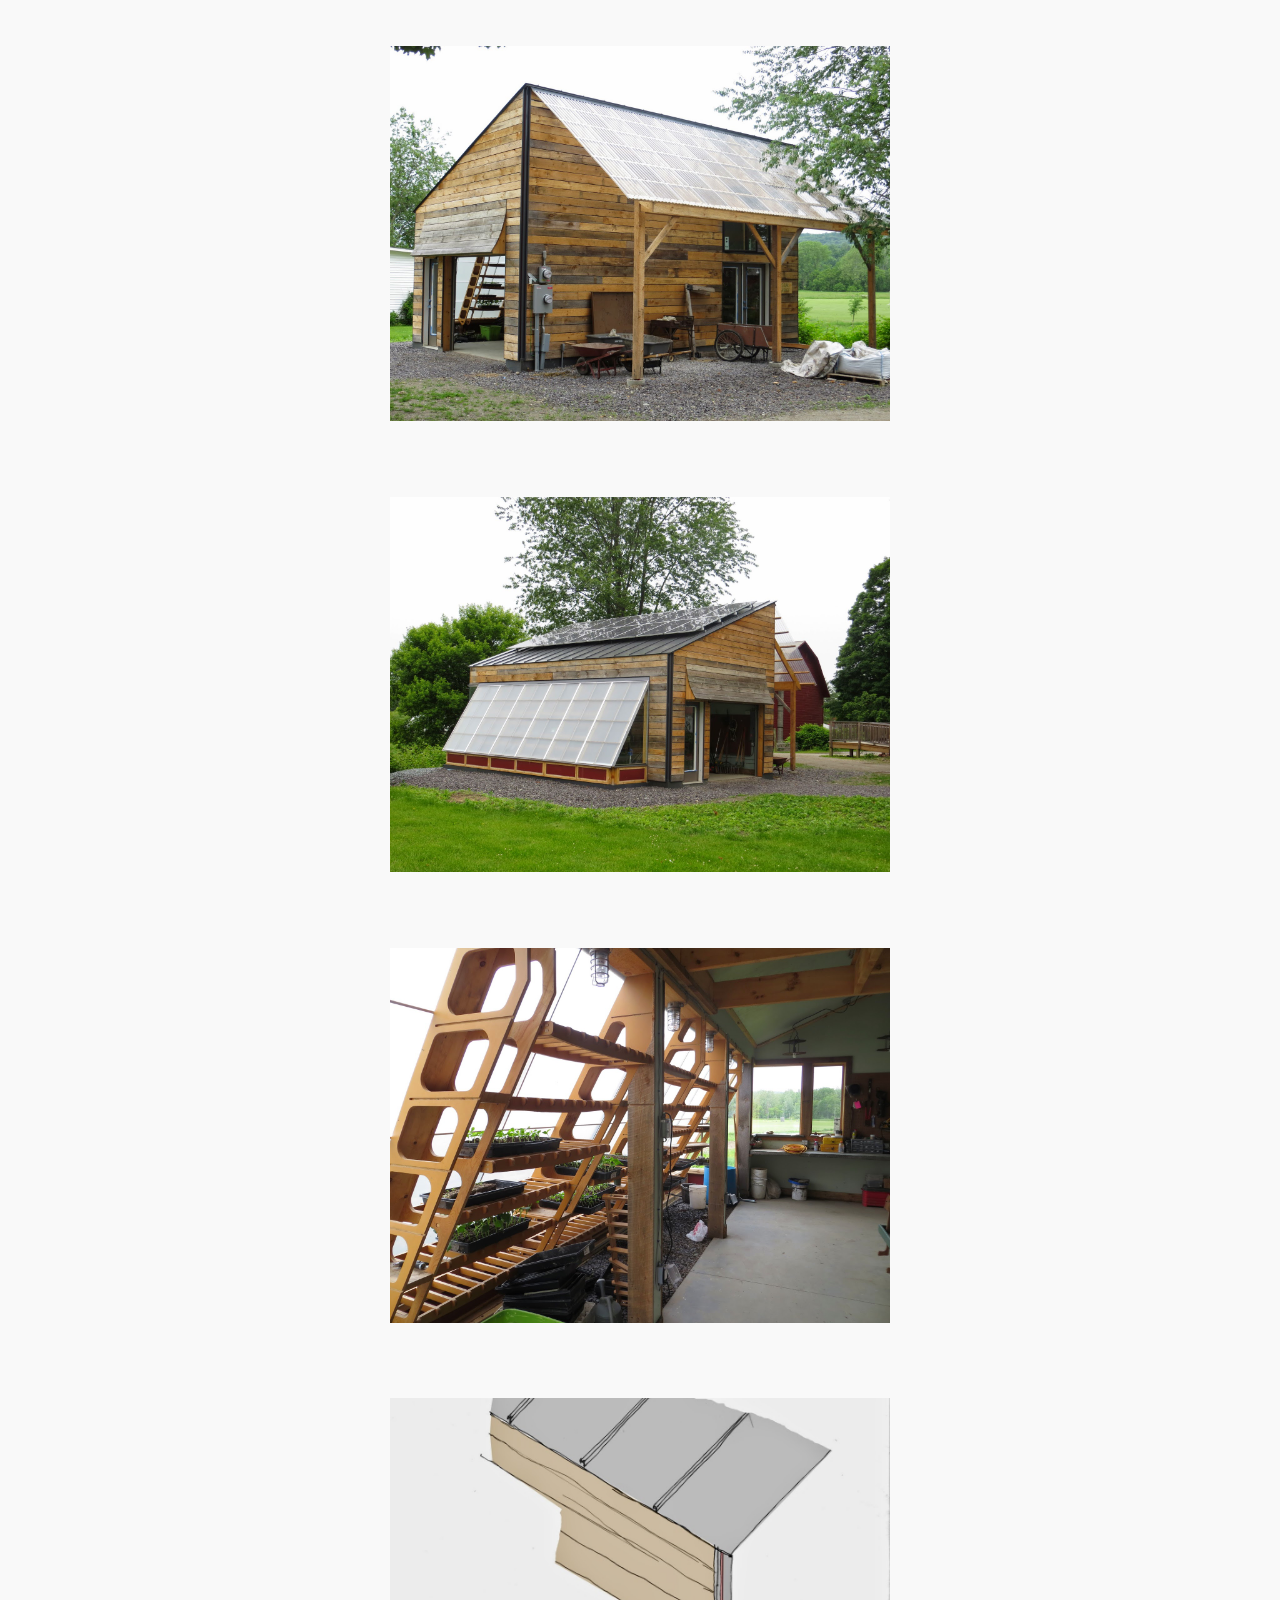
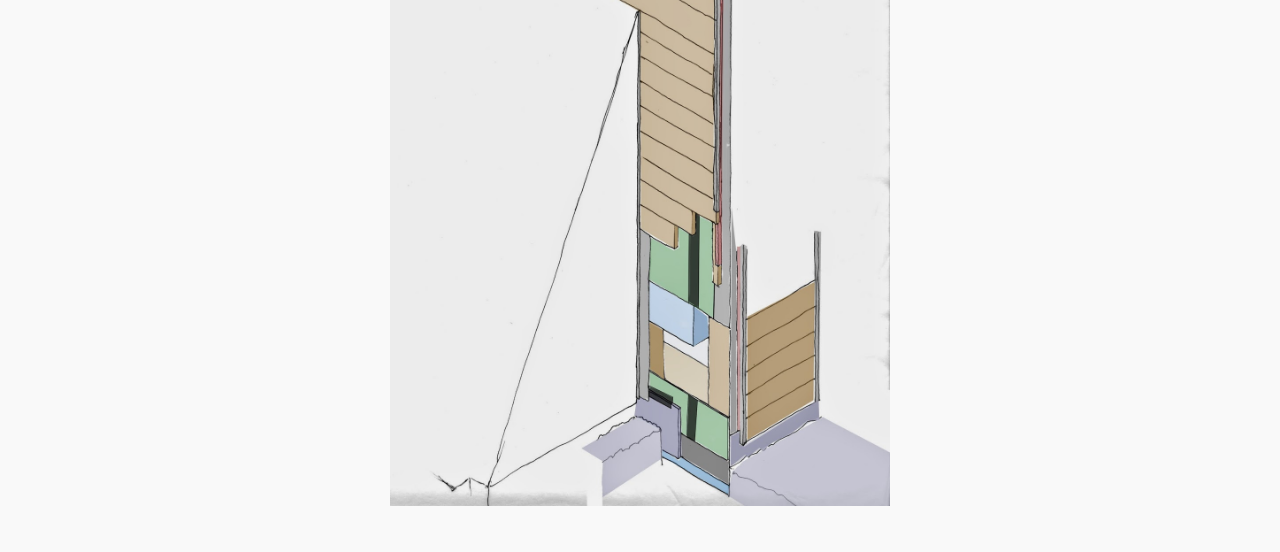
<file: olwen.html>
<!DOCTYPE html>
<html>
  <head>
    <meta charset="utf-8">
    <title>Olwen</title>
    <link href="https://fonts.googleapis.com/css?family=IBM+Plex+Mono" rel="stylesheet">
    <link rel="icon" href="./assets/images/logo.png">
    <link rel = "stylesheet"
          type = "text/css"
          href = "./assets/main.css" />
  </head>
  <body>
    <main class="olwen">
      <img src="./assets/design/olwen1.JPG" alt="">
      <img src="./assets/design/olwen2.JPG" alt="">
      <img src="./assets/design/olwen3.JPG" alt="">
      <img src="./assets/design/olwen4.jpg" alt="">
    </main>
  </body>
</html>
</file>
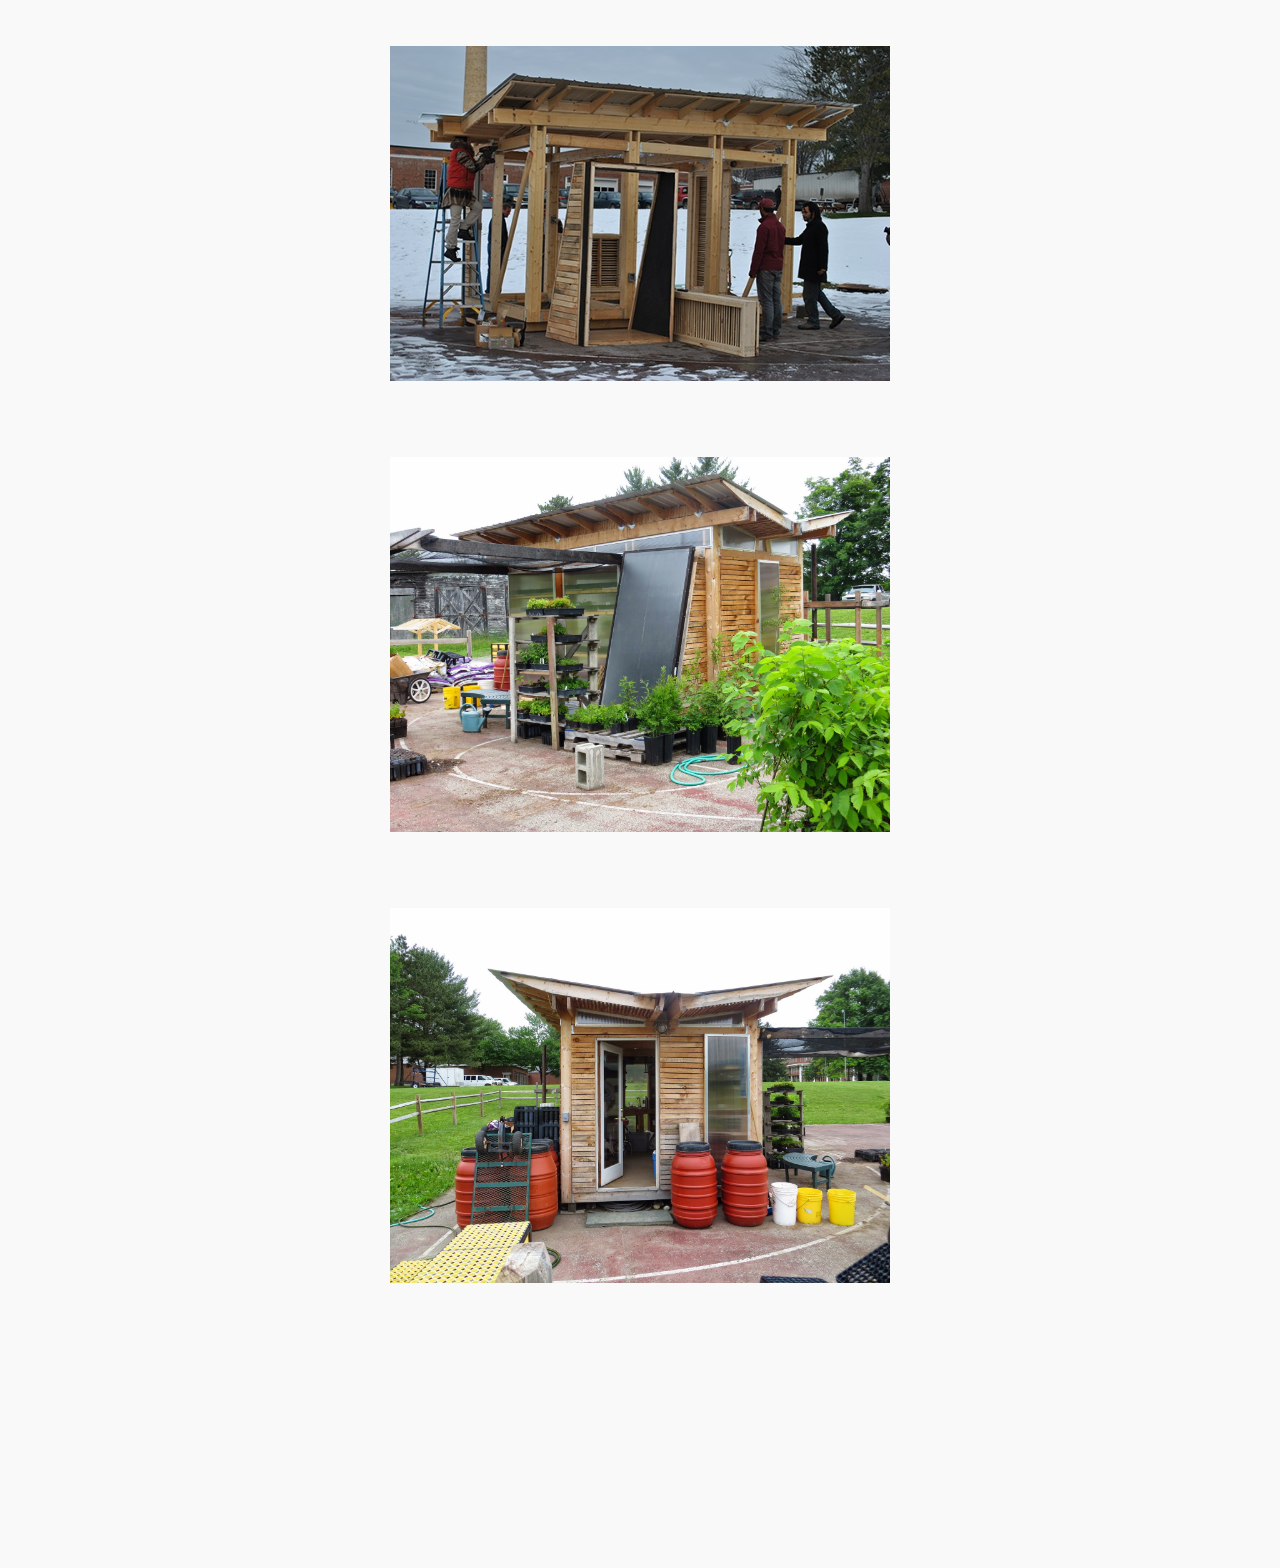
<file: oval.html>
<!DOCTYPE html>
<html>
  <head>
    <meta charset="utf-8">
    <title>OVaL Shed</title>
    <link href="https://fonts.googleapis.com/css?family=IBM+Plex+Mono" rel="stylesheet">
    <link rel="icon" href="./assets/images/logo.png">
    <link rel = "stylesheet"
          type = "text/css"
          href = "./assets/main.css" />
  </head>
  <body>
    <main class="oval">
        <img src="./assets/design/oval3.JPG" alt="">
        <img src="./assets/design/oval1.JPG" alt="">
        <img src="./assets/design/oval2.JPG" alt="">
        <iframe width="426" height="240" src="https://www.youtube.com/embed/_VFDWBVVErU" frameborder="0" allow="autoplay; encrypted-media" allowfullscreen></iframe>
    </main>
  </body>
</html>
</file>
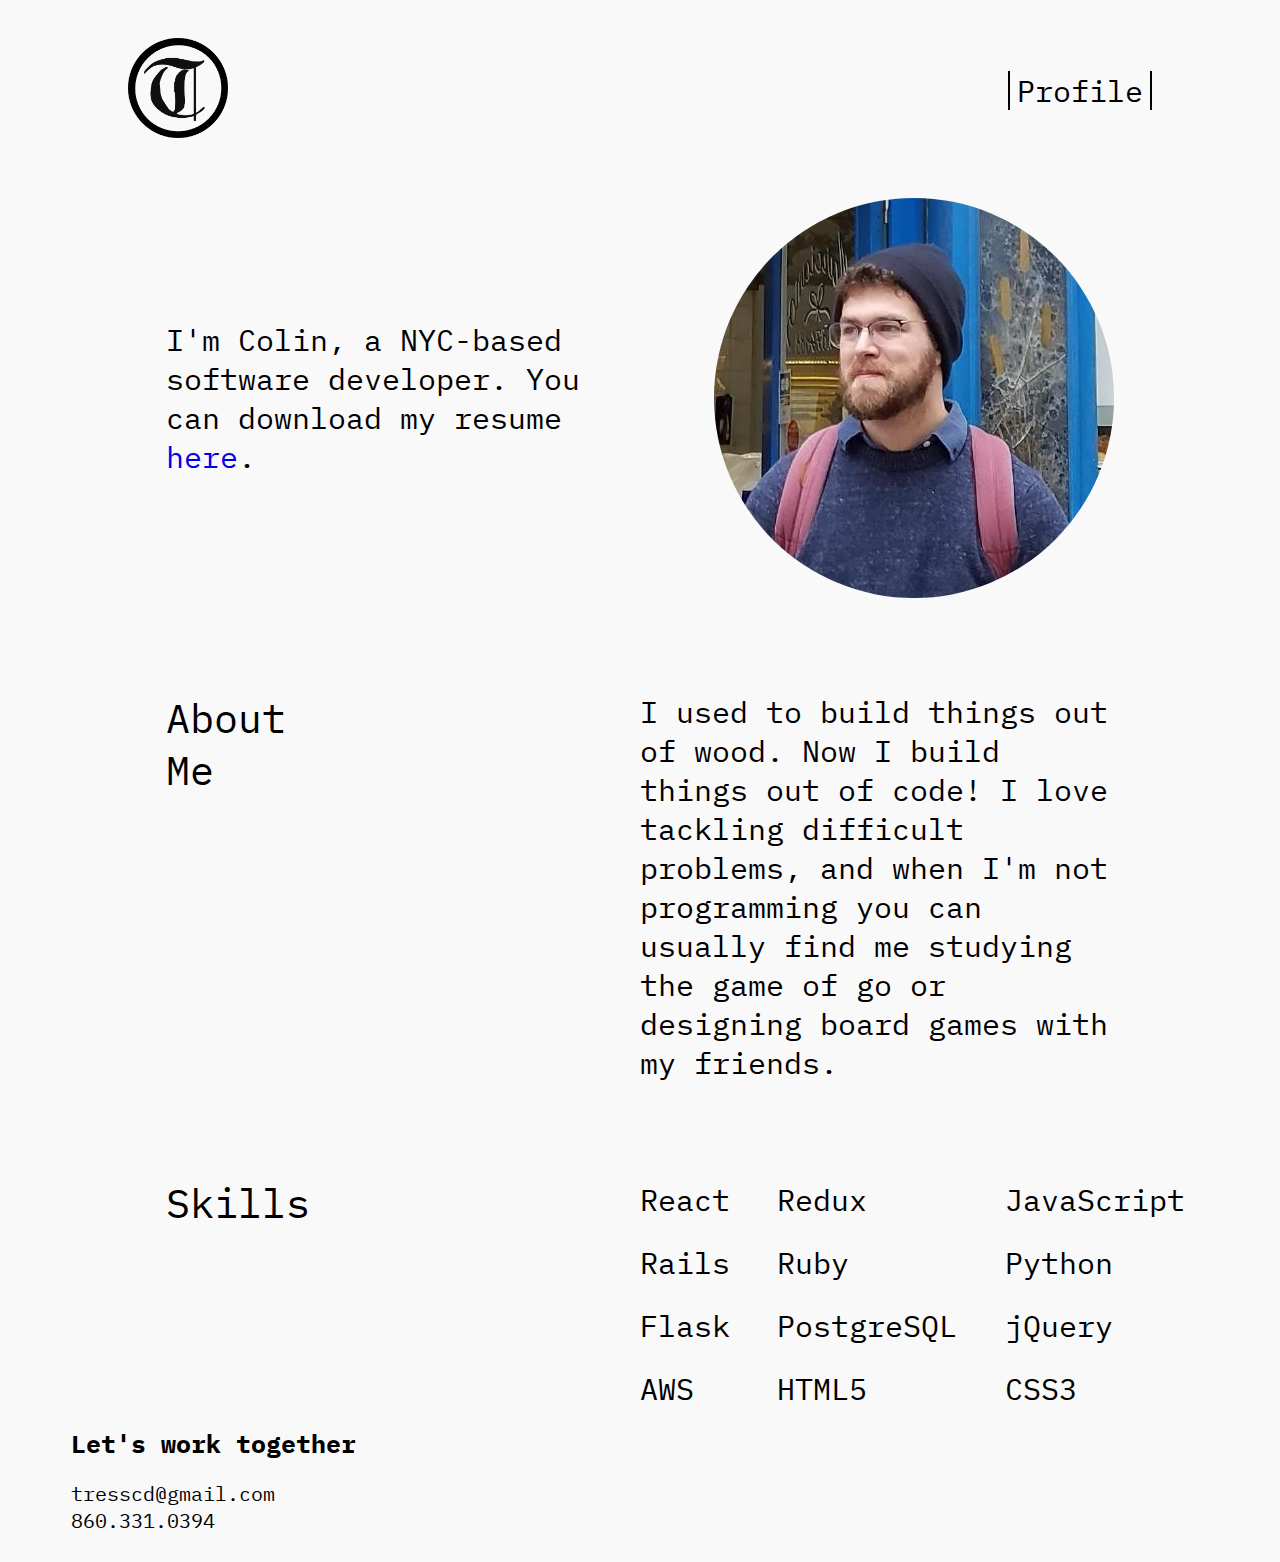
<file: profile.html>
<!DOCTYPE html>
<html>
  <head>
    <meta charset="utf-8">
    <title></title>
    <link href="https://fonts.googleapis.com/css?family=IBM+Plex+Mono" rel="stylesheet">
    <link rel="icon" href="./assets/images/logo.png">
    <link rel = "stylesheet"
          type = "text/css"
          href = "./assets/main.css" />
  </head>
  <body>
    <div class="main">

      <div class="navbar">
        <div class="left">
          <a href="./index.html">
            <img src="./assets/images/logo.png" alt="">
          </a>
        </div>
        <div class="right">
          <a href="./profile.html">Profile</a>
        </div>
      </div>

      <div class="profile">

        <div class="intro">
          <p>I'm Colin, a NYC-based software developer. You can download my resume
            <a href="./assets/resume.pdf" download>here</a>.
          </p>
          <img src="./assets/images/me.jpeg" alt="">
        </div>

        <div class="about">
          <div class="subject">
            <span>About Me</span>
          </div>
          <div class="summary">
            <span>
              I used to build things out of wood. Now I build things out of code! I love tackling difficult problems, and when I'm not programming you can usually find me studying the game of go or designing board games with my friends.
            </span>
          </div>
        </div>


        <div class="skills">

          <div class="subject">
            <span>Skills</span>
          </div>
          <div class="list">
            <ul>
              <li>React</li>
              <li>Redux</li>
              <li>JavaScript</li>
              <li>Rails</li>
              <li>Ruby</li>
              <li>Python</li>
              <li>Flask</li>
              <li>PostgreSQL</li>
              <li>jQuery</li>
              <li>AWS</li>
              <li>HTML5</li>
              <li>CSS3</li>
            </ul>
          </div>
        </div>

      </div>


      <div class="footer">
        <span>Let's work together</span>
        <ul>
          <li>tresscd@gmail.com</li>
          <li>860.331.0394</li>
        </ul>
      </div>

    </div>
  </body>
</html>
</file>
<file: assets/main.css>
* {
  background-color: #f9f9f9;
  font-family: 'IBM Plex Mono', monospace;
  user-select: none;
}

a {
  text-decoration: none;
}

.main {
  display: flex;
  flex-direction: column;
  align-items: center;
}

.navbar {
  padding: 3% 0;
  width: 100%;
  display: flex;
  justify-content: space-between;
  align-items: center;
  position: fixed;
  top: 0;
  z-index: 1000;
}

.navbar .left {
  margin-left: 10%;
  opacity: 2.0;
}

.navbar .right {
  margin-right: 10%;
}

.navbar img {
  height: 100px;
  width: 100px;
}

.navbar .right a{
  border: 2px solid black;
  padding: 3px 7px;
  color: black;
  font-size: 30px;
  border-radius: 3px;
}

.projects {
  margin-top: 15%;
  width: 100%;
  display: flex;
  justify-content: space-around;
}

.projects img {
  height: 400px;
  width: 400px;
}

.projects .left, .middle, .right {
  overflow: hidden;
  position: relative;
}

.projects img{
  position: relative;
}

.banner {
  width: 200%;
  height: 10%;
  display: flex;
  justify-content: center;
  align-items: center;
  overflow: hidden;
  background-color: gray;
  position: absolute;
  top: 45%;
  left: -50%;
  transform: rotate(-45deg);
}

.banner span {
  background-color: gray;
  color: white;
  font-size: 30px;
}

.mask {
  display: flex;
  flex-direction: column;
  align-items: center;
  justify-content: center;
  position: absolute;
  height: 400px;
  width: 400px;
  background-color: transparent;
  top: 0;
  left: 0;
  visibility: hidden;
}

.projects .left:hover img,
.projects .middle:hover img,
.projects .right:hover img{
  filter: brightness(50%);
}

.mask .text {
  background-color: transparent;
  font-size: 30px;
  color: white;
  margin-bottom: 15px;
}

.mask .subtext {
  background-color: transparent;
  font-size: 20px;
  color: white;
  margin-bottom: 30px;
}

.projects .left:hover .mask,
.projects .middle:hover .mask,
.projects .right:hover .mask{
  visibility: visible;
}

.projects .right:hover .banner{
  visibility: hidden;
}

.links {
  width: 50%;
  background-color: transparent;
  display: flex;
  justify-content: space-around;
}

.links a {
  background-color: transparent;
  text-decoration: underline;
  color: white;
  font-size: 20px;
  font-weight: bold;
}

.links a:hover {
  filter: brightness(70%);
}

.footer {
  margin-top: 70px;
  width: 90%;
  display: flex;
  flex-direction: column;
  align-items: flex-start;
  font-size: 20px;
}

.footer span {
  font-size: 25px;
  font-weight: bold;
}

.footer ul {
  list-style: none;
  padding: 0;
}

/*
PROFILE STYLES
*/

.profile {
  margin-top: 15%;
  width: 75%;
  display: flex;
  display: flex;
  align-items: center;
  flex-direction: column;
  font-size: 30px;
}

.intro {
  width: 100%;
  display: flex;
  justify-content: space-between;
  align-items: center;
}

.intro p {
  width: 45%
}

.intro img {
  transform: scaleX(-1);
  border-radius: 50%;
}

.subject {
  min-width: 20%;
  font-size: 40px;
  margin-right: 30%;
}

.about {
  margin-top: 10%;
  width: 100%;
  display: flex;
  justify-content: flex-start;
}

.skills {
  margin-top: 10%;
  width: 100%;
  display: flex;
  justify-content: flex-start;
}

.list ul {
  display: grid;
  grid-template-columns: repeat(3, 1fr);
  grid-gap: 10%;
  list-style: none;
  padding: 0;
  margin: 0;
  line-height: 150%;
}

.oval {
  display: flex;
  flex-direction: column;
  align-items: center;
}

.oval img {
  max-width: 500px;
  margin: 3%;
}

.olwen {
  display: flex;
  flex-direction: column;
  align-items: center;
}

.olwen img {
  max-width: 500px;
  margin: 3%;
}


/*
MOBILE STYLING
*/

@media only screen and (max-width: 1000px) {
    .projects {
        flex-direction: column;
        align-items: center;
        width: 100%;
    }

    .projects .left,
    .projects .middle,
    .projects .right {
      margin-top: 10%;
      width: 75%;
      height: 33%;
      min-width: 400px;
      height: auto;
      display: flex;
      justify-content: center;
    }

    .projects img {
      width: 100%;
      height: 100%;
    }

    .mask {
      height: 100%;
      width: 100%;
    }

    .mask .text {
      font-size: 80px;
    }

    .mask .subtext {
      font-size: 40px;
    }

    .mask a {
      font-size: 35px;
    }
}
</file>
